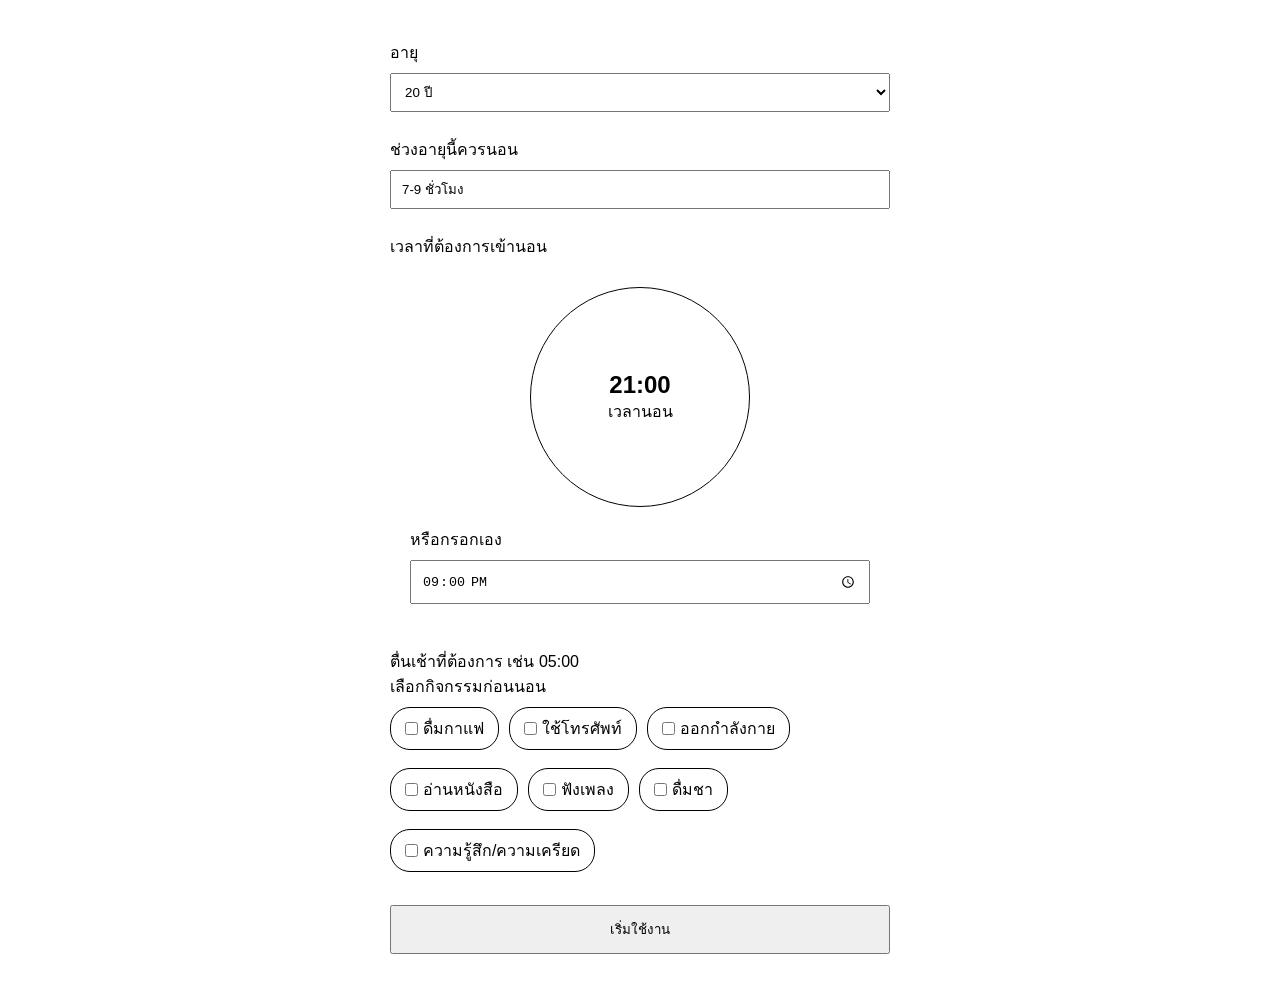
<file: prototypes/sprint1/adisak_SleepGoalSetup_prototype.html>
<!DOCTYPE html>
<html lang="th">
<head>
    <meta charset="UTF-8">
    <meta name="viewport" content="width=device-width, initial-scale=1.0">
    <title>Good Night</title>
    <link rel="stylesheet" href="adisak_SleepGoalSetup_style.css">
</head>
<body>

<div class="container">

    <!-- อายุ -->
    <div class="section">
        <label>อายุ</label>
        <select id="age">
            <option>20 ปี</option>
            <option>21 ปี</option>
            <option>22 ปี</option>
        </select>
    </div>

    <!-- ชั่วโมงการนอน -->
    <div class="section">
        <label>ช่วงอายุนี้ควรนอน</label>
        <input type="text" value="7-9 ชั่วโมง" readonly>
    </div>

    <!-- เวลานอน -->
    <div class="section">
        <label>เวลาที่ต้องการเข้านอน</label>

        <div class="clock-box">
            <div class="clock-circle">
                <div class="time">
                    <h2>21:00</h2>
                    <p>เวลานอน</p>
                </div>
            </div>

            <div class="time-picker">
                <label>หรือกรอกเอง</label>
                <input type="time" id="sleepTime" value="21:00">
            </div>
        </div>
    </div>

    <!-- ข้อความ -->
    <p>ตื่นเช้าที่ต้องการ เช่น 05:00</p>

    <!-- กิจกรรมก่อนนอน -->
    <div class="section">
        <label>เลือกกิจกรรมก่อนนอน</label>

        <div class="activities">

            <label>
                <input type="checkbox" value="ดื่มกาแฟ">
                ดื่มกาแฟ
            </label>

            <label>
                <input type="checkbox" value="ใช้โทรศัพท์">
                ใช้โทรศัพท์
            </label>

            <label>
                <input type="checkbox" value="ออกกำลังกาย">
                ออกกำลังกาย
            </label>

            <label>
                <input type="checkbox" value="อ่านหนังสือ">
                อ่านหนังสือ
            </label>

            <label>
                <input type="checkbox" value="ฟังเพลง">
                ฟังเพลง
            </label>

            <label>
                <input type="checkbox" value="ดื่มชา">
                ดื่มชา
            </label>

            <label>
                <input type="checkbox" value="ความรู้สึก/ความเครียด">
                ความรู้สึก/ความเครียด
            </label>

        </div>
    </div>

    <!-- ปุ่ม -->
    <button id="saveBtn">เริ่มใช้งาน</button>

</div>

<!-- ส่วนเชื่อมต่อไฟล์ JavaScript -->
<script src="adisak_SleepGoalSetup_script.js"></script>
</body>
</html>
</file>
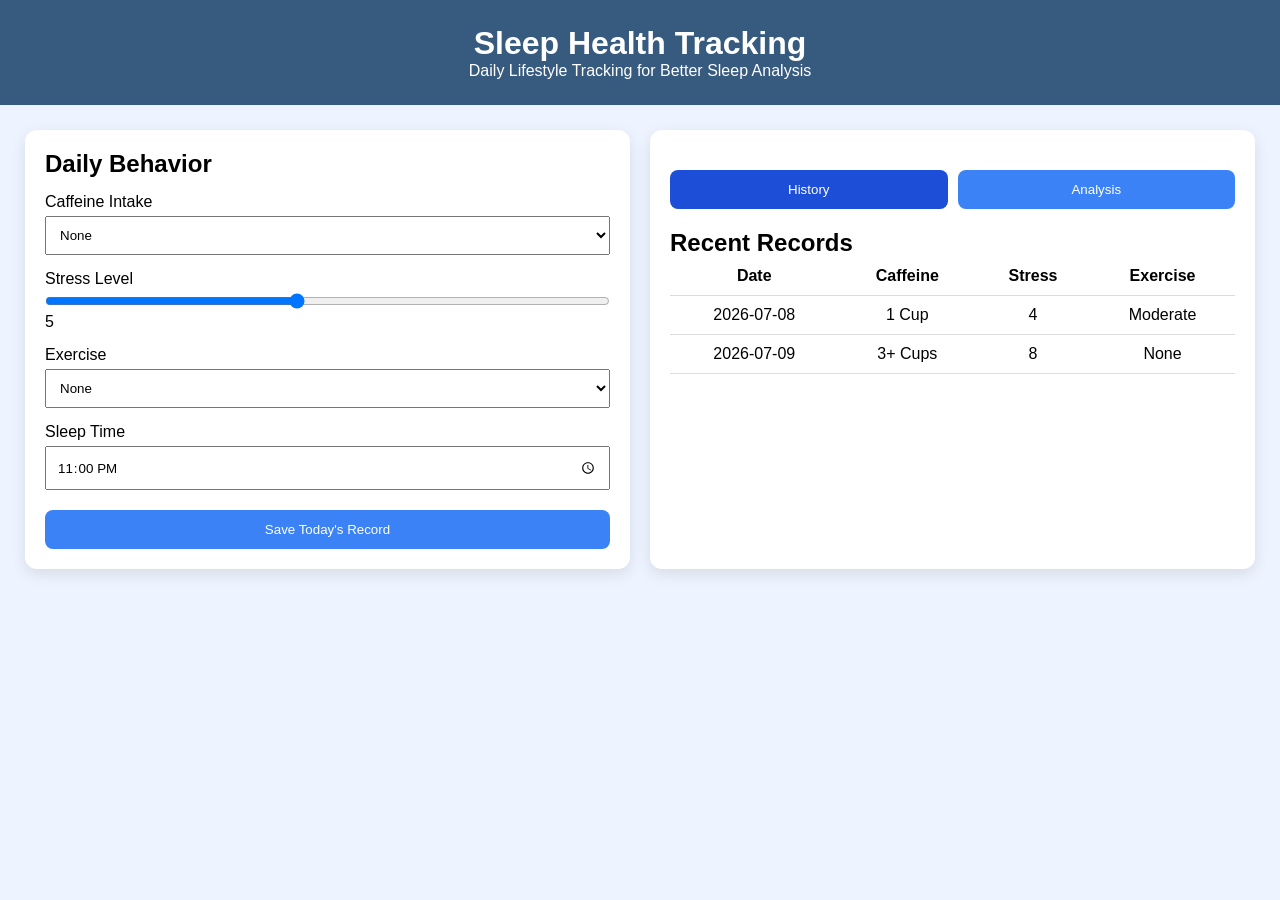
<file: prototypes/sprint1/Danudet_SleepHealthTracking_prototype.html.html>
<!DOCTYPE html>
<html lang="en">
<head>
    <meta charset="UTF-8">
    <meta name="viewport" content="width=device-width, initial-scale=1.0">

    <title>Sleep Health Tracking</title>

    <!-- External CSS -->
    <link rel="stylesheet" href="Danudet_SleepHealthTracking_style.css">
</head>

<body>

<header>

    <h1>Sleep Health Tracking</h1>

    <p>Daily Lifestyle Tracking for Better Sleep Analysis</p>

</header>

<div class="container">

    <!-- =========================
         LEFT : INPUT FORM
    ========================== -->

    <section class="card">

        <h2>Daily Behavior</h2>

        <form id="trackingForm">

            <label>Caffeine Intake</label>

            <select id="caffeine">

                <option>None</option>
                <option>1 Cup</option>
                <option>2 Cups</option>
                <option>3+ Cups</option>

            </select>

            <label>Stress Level</label>

            <input
                type="range"
                min="1"
                max="10"
                value="5"
                id="stress">

            <span id="stressValue">5</span>

            <label>Exercise</label>

            <select id="exercise">

                <option>None</option>
                <option>Light</option>
                <option>Moderate</option>
                <option>Heavy</option>

            </select>

            <label>Sleep Time</label>

            <input
                type="time"
                id="sleepTime"
                value="23:00">

            <button type="submit">

                Save Today's Record

            </button>

        </form>

    </section>


    <!-- =========================
         RIGHT : RESULT
    ========================== -->

    <section class="card">

        <div class="tabs">

            <button class="tab active" data-tab="history">

                History

            </button>

            <button class="tab" data-tab="analysis">

                Analysis

            </button>

        </div>

        <!-- HISTORY -->

        <div id="history" class="tab-content active">

            <h2>Recent Records</h2>

            <table>

                <thead>

                    <tr>

                        <th>Date</th>
                        <th>Caffeine</th>
                        <th>Stress</th>
                        <th>Exercise</th>

                    </tr>

                </thead>

                <tbody id="historyTable">

                </tbody>

            </table>

        </div>

        <!-- ANALYSIS -->

        <div id="analysis" class="tab-content">

            <h2>Sleep Insight</h2>

            <div class="analysis-box">

                <h3 id="sleepScore">

                    Sleep Score : 82/100

                </h3>

                <p id="recommendation">

                    Moderate stress and low caffeine support healthy sleep.

                </p>

            </div>

        </div>

    </section>

</div>

<script src="Danudet_SleepHealthTracking_script.js"></script>

</body>
</html>
</file>
<file: prototypes/sprint1/adisak_SleepGoalSetup_style.css>
*{
    margin:0;
    padding:0;
    box-sizing:border-box;
}

body{
    font-family:Arial, Helvetica, sans-serif;
}

.container{
    width:500px;
    margin:40px auto;
}

.section{
    margin-bottom:25px;
}

label{
    display:block;
    margin-bottom:8px;
}

select,
input[type="text"],
input[type="time"]{
    width:100%;
    padding:10px;
}

.clock-box{
    display:flex;
    flex-direction:column;
    align-items:center;
    gap:20px;
    padding:20px;
}

.clock-circle{
    width:220px;
    height:220px;
    border:1px solid;
    border-radius:50%;

    display:flex;
    justify-content:center;
    align-items:center;
}

.time{
    text-align:center;
}

.time-picker{
    width:100%;
}

.activities{
    display:flex;
    flex-wrap:wrap;
    gap:10px;
}

.activities label{
    display:flex;
    align-items:center;
    gap:5px;
    padding:8px 14px;
    border:1px solid;
    border-radius:20px;
}

button{
    width:100%;
    padding:12px;
    cursor:pointer;
}
</file>
<file: prototypes/sprint1/Danudet_SleepHealthTracking_style.css>
/* --------------------------
   Global Style
-------------------------- */

*{
    margin:0;
    padding:0;
    box-sizing:border-box;
    font-family:Arial,sans-serif;
}

body{

    background:#eef4ff;

}

header{

    background:#375a7f;
    color:white;
    text-align:center;
    padding:25px;

}

.container{

    display:grid;
    grid-template-columns:1fr 1fr;
    gap:20px;
    padding:25px;

}

.card{

    background:white;
    border-radius:12px;
    padding:20px;
    box-shadow:0 5px 15px rgba(0,0,0,.1);

}

label{

    display:block;
    margin-top:15px;
    margin-bottom:5px;

}

select,
input[type=time]{

    width:100%;
    padding:10px;

}

input[type=range]{

    width:100%;

}

button{

    margin-top:20px;
    width:100%;
    padding:12px;
    background:#3b82f6;
    color:white;
    border:none;
    border-radius:8px;
    cursor:pointer;

}

button:hover{

    background:#2563eb;

}

.tabs{

    display:flex;
    gap:10px;
    margin-bottom:20px;

}

.tab{

    flex:1;

}

.tab.active{

    background:#1d4ed8;

}

.tab-content{

    display:none;

}

.tab-content.active{

    display:block;

}

table{

    width:100%;
    border-collapse:collapse;

}

th,
td{

    padding:10px;
    border-bottom:1px solid #ddd;
    text-align:center;

}

.analysis-box{

    background:#f2f8ff;
    padding:20px;
    border-radius:10px;

}

/* --------------------------
   Responsive
-------------------------- */

@media(max-width:768px){

.container{

grid-template-columns:1fr;

}

}
</file>
